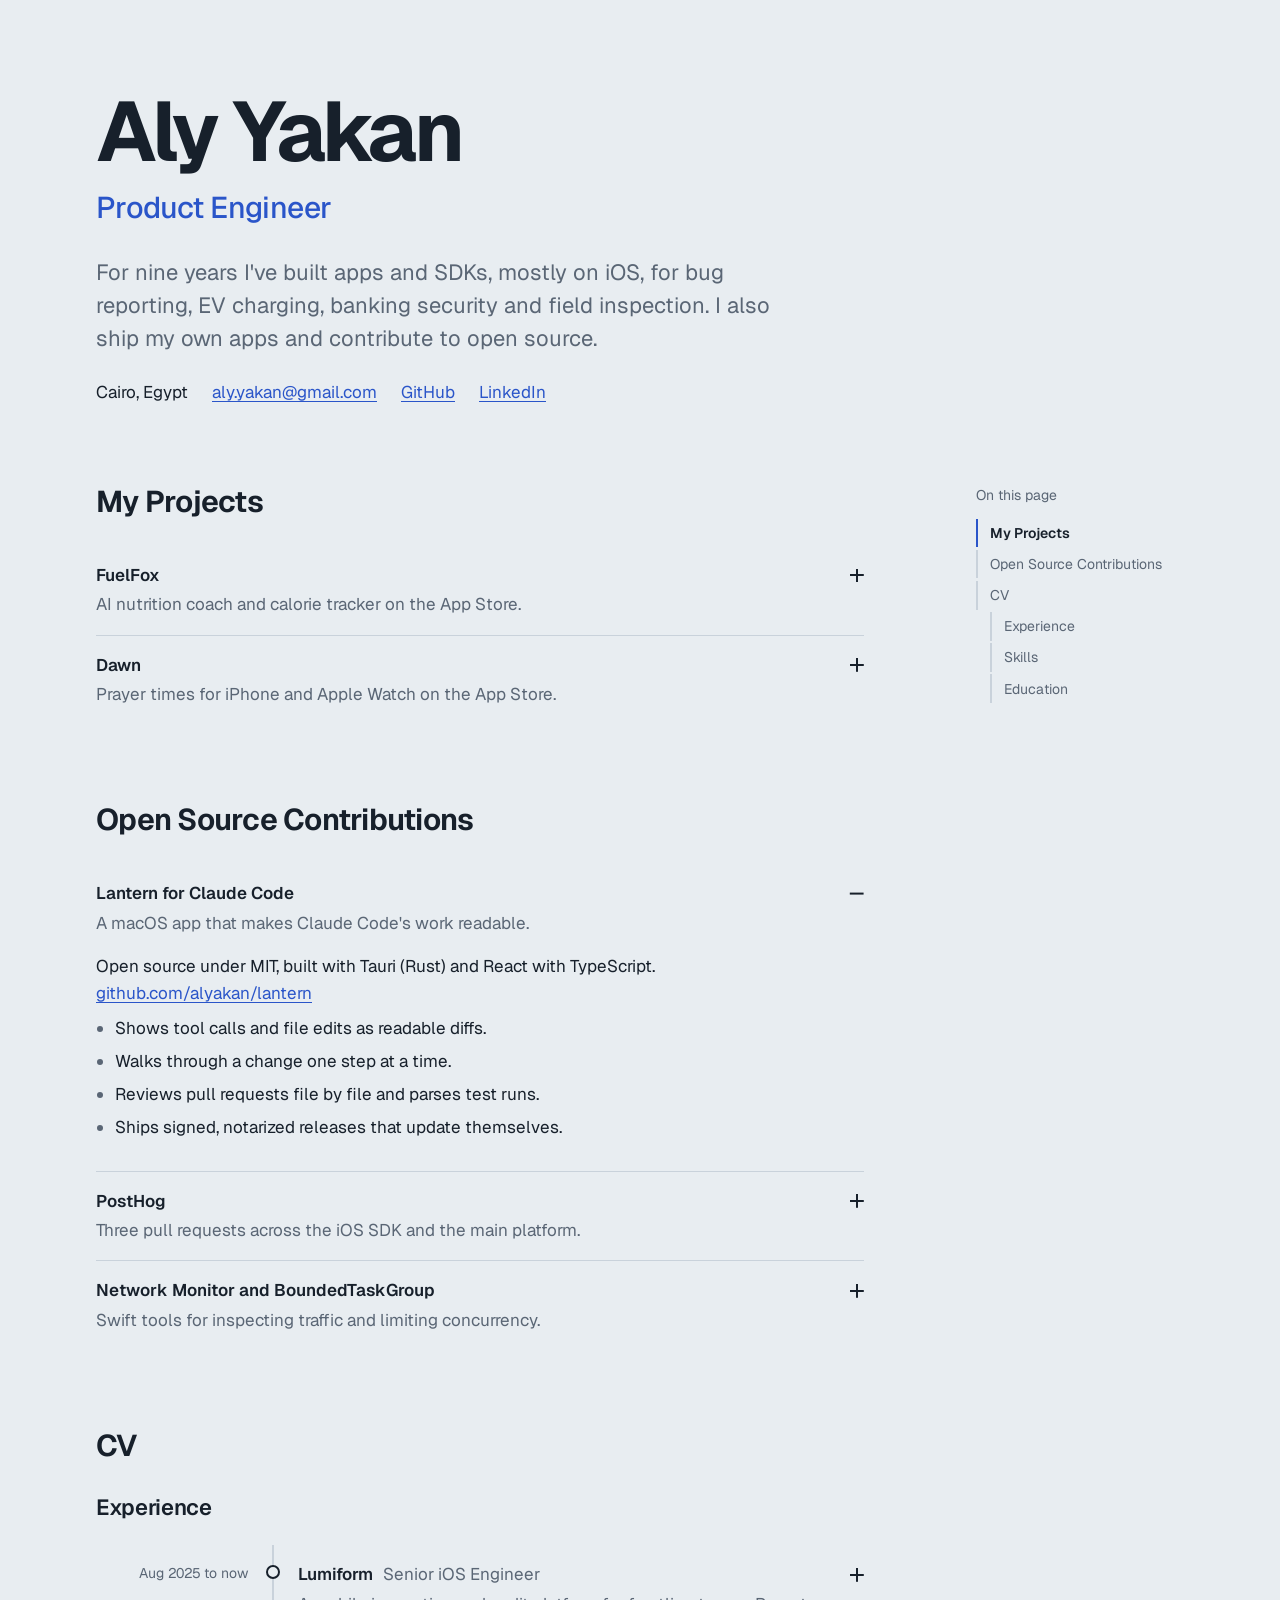
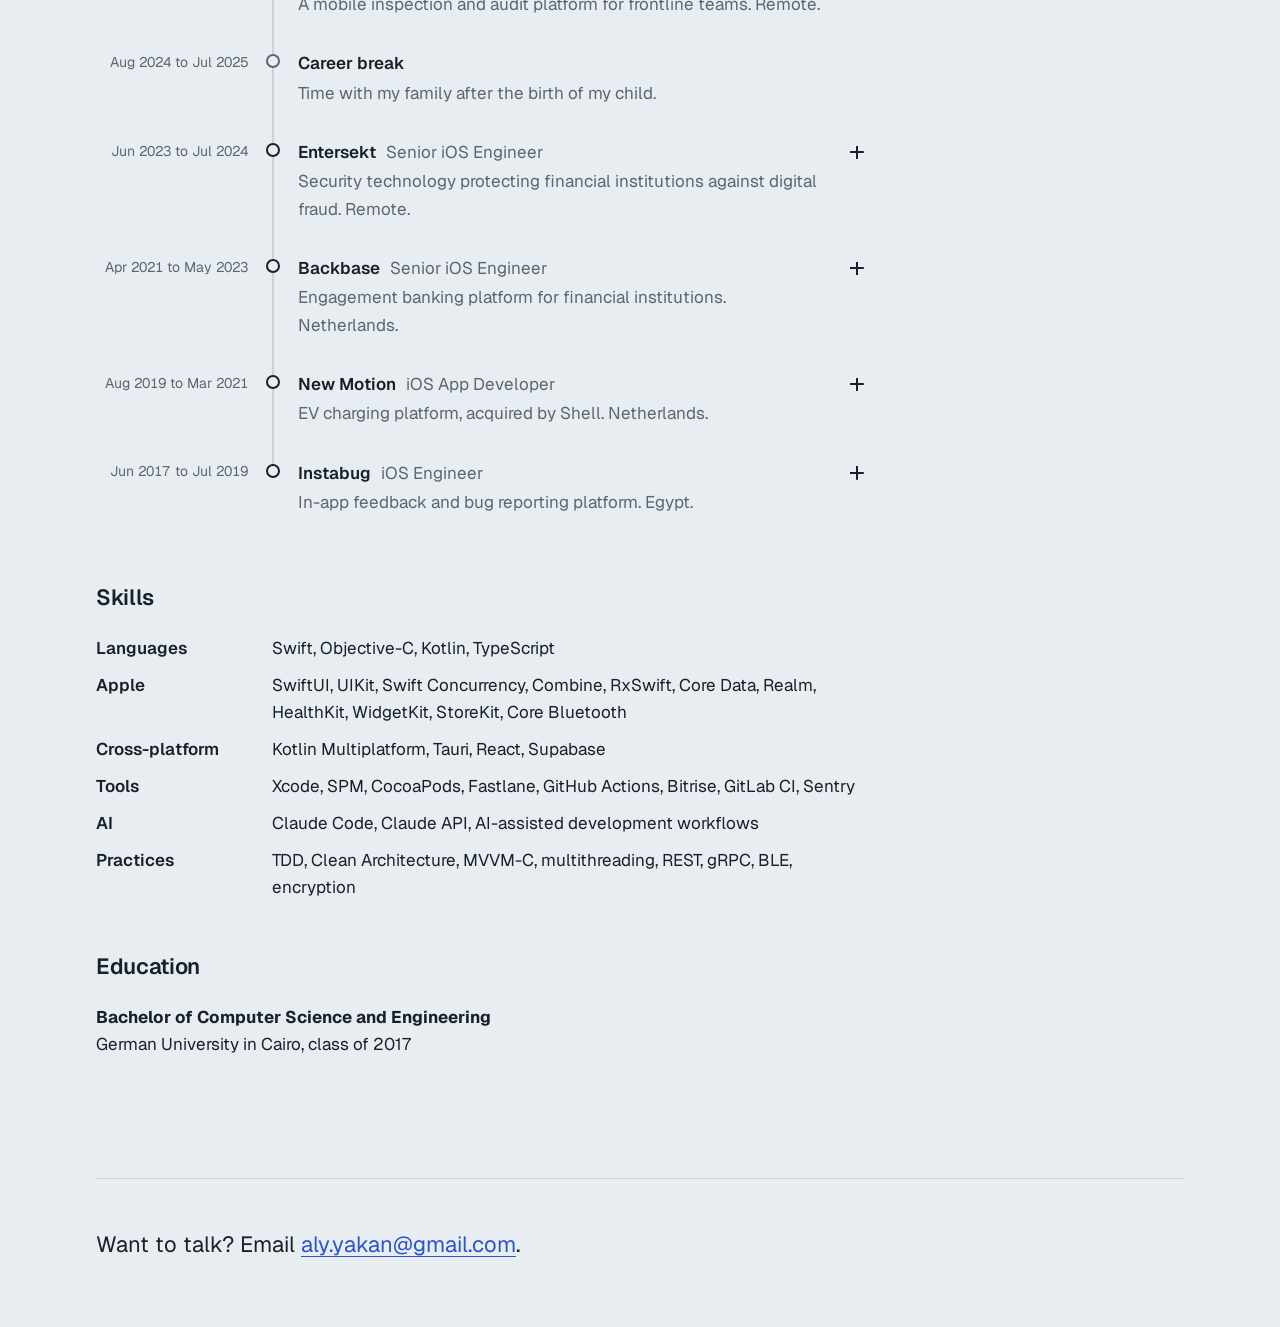
<file: index.html>
<!doctype html>
<html lang="en">
<head>
  <meta charset="utf-8">
  <meta name="viewport" content="width=device-width, initial-scale=1">
  <title>Aly Yakan, Product Engineer</title>
  <meta name="description" content="Aly Yakan builds iOS apps and SDKs. Projects, open source contributions and CV.">
  <link rel="preconnect" href="https://fonts.googleapis.com">
  <link rel="preconnect" href="https://fonts.gstatic.com" crossorigin>
  <link href="https://fonts.googleapis.com/css2?family=Geist:wght@400..700&family=Geist+Mono:wght@400;500&display=swap" rel="stylesheet">
  <link rel="stylesheet" href="assets/style.css">
</head>
<body>
  <a class="skip" href="#main">Skip to content</a>

  <header class="masthead">
    <h1>Aly Yakan</h1>
    <p class="job-title">Product Engineer</p>
    <p class="lede">For nine years I've built apps and SDKs, mostly on iOS, for bug reporting, EV charging, banking security and field inspection. I also ship my own apps and contribute to open source.</p>
    <ul class="contact">
      <li>Cairo, Egypt</li>
      <li><a href="mailto:aly.yakan@gmail.com">aly.yakan@gmail.com</a></li>
      <li><a href="https://github.com/alyakan">GitHub</a></li>
      <li><a href="https://www.linkedin.com/in/aly-yakan-729139123/">LinkedIn</a></li>
    </ul>
  </header>

  <div class="layout">
    <main id="main">
      <section id="projects" aria-labelledby="projects-title">
        <h2 id="projects-title">My Projects</h2>

        <details class="entry">
          <summary>
            <span class="title">FuelFox</span>
            <span class="gist">AI nutrition coach and calorie tracker on the App Store.</span>
          </summary>
          <div class="body">
            <p>FuelFox logs meals from a photo or a sentence and coaches you toward your goals. The core is shared Kotlin Multiplatform code under a native SwiftUI app.</p>
            <ul>
              <li>Claude-powered meal logging and coaching.</li>
              <li>HealthKit integration for activity and body measurements.</li>
              <li>Supabase backend and RevenueCat subscriptions.</li>
            </ul>
            <p><a href="https://apps.apple.com/us/app/fuelfox-ai-calorie-tracker/id6765678446">FuelFox on the App Store</a></p>
          </div>
        </details>

        <details class="entry">
          <summary>
            <span class="title">Dawn</span>
            <span class="gist">Prayer times for iPhone and Apple Watch on the App Store.</span>
          </summary>
          <div class="body">
            <ul>
              <li>Times are calculated offline on the device, with no account or server.</li>
              <li>Widgets on iPhone and complications on Apple Watch.</li>
              <li>Full Arabic support.</li>
            </ul>
            <p><a href="https://apps.apple.com/us/app/dawn-prayer-times-qibla/id6805250555">Dawn on the App Store</a></p>
          </div>
        </details>
      </section>

      <section id="open-source" aria-labelledby="open-source-title">
        <h2 id="open-source-title">Open Source Contributions</h2>

        <details class="entry" open>
          <summary>
            <span class="title">Lantern for Claude Code</span>
            <span class="gist">A macOS app that makes Claude Code's work readable.</span>
          </summary>
          <div class="body">
            <p>Open source under MIT, built with Tauri (Rust) and React with TypeScript. <a href="https://github.com/alyakan/lantern">github.com/alyakan/lantern</a></p>
            <ul>
              <li>Shows tool calls and file edits as readable diffs.</li>
              <li>Walks through a change one step at a time.</li>
              <li>Reviews pull requests file by file and parses test runs.</li>
              <li>Ships signed, notarized releases that update themselves.</li>
            </ul>
          </div>
        </details>

        <details class="entry">
          <summary>
            <span class="title">PostHog</span>
            <span class="gist">Three pull requests across the iOS SDK and the main platform.</span>
          </summary>
          <div class="body">
            <article class="pr">
              <h4><a href="https://github.com/PostHog/posthog/pull/112937">Device marketing names</a> <span class="status">In review</span></h4>
              <p>A data pipeline transformation that turns Apple model identifiers like <code>iPhone15,2</code> into the names people recognise, sourced from Xcode's device database. Simulators are only labelled when the SDK says so, because native Mac apps report the same CPU architecture. Covered by unit tests and nine end-to-end cases.</p>

              <figure class="demo">
                <form class="event" id="demo" autocomplete="off">
                  <p class="event-head">Incoming event</p>
                  <label class="row" for="model">
                    <span class="key">$device_model</span>
                    <input id="model" name="model" class="value" value="iPhone15,2" spellcheck="false" list="examples">
                  </label>
                  <datalist id="examples">
                    <option value="iPhone18,4">
                    <option value="iPhone17,5">
                    <option value="iPhone12,8">
                    <option value="iPad13,18">
                    <option value="arm64">
                  </datalist>
                  <label class="row" for="emulator">
                    <span class="key">$is_emulator</span>
                    <span class="toggle">
                      <input id="emulator" name="emulator" type="checkbox">
                      <span class="toggle-value" id="emulator-value">false</span>
                    </span>
                  </label>
                  <p class="event-head after">After the transformation</p>
                  <p class="row" aria-live="polite">
                    <span class="key">$device_marketing_name</span>
                    <output id="name" for="model emulator" class="value"></output>
                  </p>
                </form>
                <figcaption>The transformation's lookup, running in your browser. Try another identifier, or <code>arm64</code> with and without the emulator flag.</figcaption>
              </figure>
            </article>

            <article class="pr">
              <h4><a href="https://github.com/PostHog/posthog-ios/pull/872"><code>disableGeoIp</code> for the iOS SDK</a> <span class="status">Merged</span></h4>
              <p>Lets apps opt out of IP-based location on both events and feature flags, matching PostHog's other SDKs.</p>
            </article>

            <article class="pr">
              <h4><a href="https://github.com/PostHog/posthog-ios/pull/881">Deep link test isolation</a> <span class="status">Merged</span></h4>
              <p>Flaky deep link tests were failing iOS SDK CI across the repo. Each test now gets its own event storage, so one test's events can't leak into another's assertions.</p>
            </article>

            <p><a href="https://github.com/pulls?q=is%3Apr+author%3Aalyakan+org%3APostHog">All my pull requests to PostHog</a></p>
          </div>
        </details>

        <details class="entry">
          <summary>
            <span class="title">Network Monitor and BoundedTaskGroup</span>
            <span class="gist">Swift tools for inspecting traffic and limiting concurrency.</span>
          </summary>
          <div class="body">
            <ul>
              <li><strong>Network Monitor</strong> is a SwiftNIO proxy for inspecting HTTPS traffic from mobile apps.</li>
              <li><strong>BoundedTaskGroup</strong> is a Swift package for task groups with a concurrency limit. It runs in production at Lumiform.</li>
            </ul>
            <p><a href="https://github.com/alyakan">github.com/alyakan</a></p>
          </div>
        </details>
      </section>

      <section id="cv" aria-labelledby="cv-title">
        <h2 id="cv-title">CV</h2>

        <h3 id="experience">Experience</h3>
        <ol class="timeline">
          <li>
            <p class="when"><time>Aug 2025</time> to now</p>
            <details class="entry">
              <summary>
                <span class="title">Lumiform <span class="role">Senior iOS Engineer</span></span>
                <span class="gist">A mobile inspection and audit platform for frontline teams. Remote.</span>
              </summary>
              <div class="body">
                <ul>
                  <li>Led the team's move to TDD, raising test coverage of the <strong>~140K-line</strong> iOS codebase from <strong>under 1% to over 35%</strong>.</li>
                  <li>Shipped <strong>12+ iOS features</strong>, including the iOS side of <strong>four AI features</strong> (image description, image validation, item counting, writing suggestions), password reset, file proof for actions and prefilled inspection links.</li>
                  <li>Replaced Alamofire with an async/await URLSession networking layer and rebuilt authentication and SSO on top of it.</li>
                  <li>Rebuilt the inspection upload pipeline with background uploads, bounded concurrency and adaptive compression, <strong>eliminating failed image uploads</strong>.</li>
                  <li>Rebuilt photo import on ImageIO instead of UIKit redraws, targeting black photos in reports (<strong>~980 reports from 98 users a month</strong>) and a crash when picking library photos.</li>
                  <li>Moved photos out of the Realm database into files and added compaction on launch, shrinking a <strong>1.1 GB</strong> database to <strong>1 MB</strong> in testing and cutting peak memory with 100+ photos by <strong>73%</strong> (<strong>452 MB → 120 MB</strong>).</li>
                  <li>Fixed <strong>50+ bugs</strong> (<strong>15</strong> reported by customers), including a <strong>600 MB memory leak</strong> (now a flat <strong>~110 MB</strong>) and the top WebKit crash on older iPads.</li>
                  <li>Drove the SwiftUI redesign and iOS 26 adoption, and automated App Store releases with Fastlane, GitHub Actions and Claude Code.</li>
                  <li>Merged <strong>130+ PRs</strong>, reviewed <strong>160+</strong>, and wrote the team's AI-assisted development conventions.</li>
                </ul>
              </div>
            </details>
          </li>
          <li>
            <p class="when"><time>Aug 2024</time> to <time>Jul 2025</time></p>
            <div class="entry plain">
              <span class="title">Career break</span>
              <span class="gist">Time with my family after the birth of my child.</span>
            </div>
          </li>
          <li>
            <p class="when"><time>Jun 2023</time> to <time>Jul 2024</time></p>
            <details class="entry">
              <summary>
                <span class="title">Entersekt <span class="role">Senior iOS Engineer</span></span>
                <span class="gist">Security technology protecting financial institutions against digital fraud. Remote.</span>
              </summary>
              <div class="body">
                <ul>
                  <li>Built a modern Swift SDK on async/await and secure WebSockets, while maintaining the legacy Objective-C SDK and cross-platform wrappers.</li>
                  <li>Developed a risk signal collection SDK to improve fraud detection, and hardened SDKs with iXGuard.</li>
                  <li>Owned releases of the Transakt authenticator app and mentored junior developers.</li>
                </ul>
              </div>
            </details>
          </li>
          <li>
            <p class="when"><time>Apr 2021</time> to <time>May 2023</time></p>
            <details class="entry">
              <summary>
                <span class="title">Backbase <span class="role">Senior iOS Engineer</span></span>
                <span class="gist">Engagement banking platform for financial institutions. Netherlands.</span>
              </summary>
              <div class="body">
                <ul>
                  <li>Maintained the Core SDK that <strong>every Backbase client</strong> relies on, and helped split it from a monolithic Objective-C library into modular Swift frameworks.</li>
                  <li>Built core banking libraries and a Mobile Design System adopted by <strong>about 90% of clients</strong>.</li>
                  <li>Moved CI from Jenkins to Bitrise and aligned with Android on cross-platform behaviour.</li>
                </ul>
              </div>
            </details>
          </li>
          <li>
            <p class="when"><time>Aug 2019</time> to <time>Mar 2021</time></p>
            <details class="entry">
              <summary>
                <span class="title">New Motion <span class="role">iOS App Developer</span></span>
                <span class="gist">EV charging platform, acquired by Shell. Netherlands.</span>
              </summary>
              <div class="body">
                <ul>
                  <li>Led the EV Charging iOS app, giving drivers access to <strong>180K+ charge points</strong> across Europe.</li>
                  <li>Built mapping and payment features, and new charging apps using BLE and Wi-Fi.</li>
                </ul>
              </div>
            </details>
          </li>
          <li>
            <p class="when"><time>Jun 2017</time> to <time>Jul 2019</time></p>
            <details class="entry">
              <summary>
                <span class="title">Instabug <span class="role">iOS Engineer</span></span>
                <span class="gist">In-app feedback and bug reporting platform. Egypt.</span>
              </summary>
              <div class="body">
                <ul>
                  <li>Built and launched the Feature Requests and In-App Surveys products, the latter on Product Hunt.</li>
                  <li>Improved the stability of the Instabug iOS SDK, reducing crash rates across iOS versions in an SDK that handled <strong>millions of sessions a month</strong> and <strong>over 1 billion</strong> in total.</li>
                  <li>Built a multithreading module for API testing to catch thread-safety issues.</li>
                </ul>
              </div>
            </details>
          </li>
        </ol>

        <h3 id="skills">Skills</h3>
        <dl class="skills">
          <dt>Languages</dt><dd>Swift, Objective-C, Kotlin, TypeScript</dd>
          <dt>Apple</dt><dd>SwiftUI, UIKit, Swift Concurrency, Combine, RxSwift, Core Data, Realm, HealthKit, WidgetKit, StoreKit, Core Bluetooth</dd>
          <dt>Cross-platform</dt><dd>Kotlin Multiplatform, Tauri, React, Supabase</dd>
          <dt>Tools</dt><dd>Xcode, SPM, CocoaPods, Fastlane, GitHub Actions, Bitrise, GitLab CI, Sentry</dd>
          <dt>AI</dt><dd>Claude Code, Claude API, AI-assisted development workflows</dd>
          <dt>Practices</dt><dd>TDD, Clean Architecture, MVVM-C, multithreading, REST, gRPC, BLE, encryption</dd>
        </dl>

        <h3 id="education">Education</h3>
        <p class="education"><strong>Bachelor of Computer Science and Engineering</strong><br>German University in Cairo, class of 2017</p>
      </section>
    </main>

    <nav class="toc" aria-label="On this page">
      <p class="toc-title">On this page</p>
      <ol>
        <li><a href="#projects">My Projects</a></li>
        <li><a href="#open-source">Open Source Contributions</a></li>
        <li>
          <a href="#cv">CV</a>
          <ol>
            <li><a href="#experience">Experience</a></li>
            <li><a href="#skills">Skills</a></li>
            <li><a href="#education">Education</a></li>
          </ol>
        </li>
      </ol>
    </nav>
  </div>

  <footer>
    <p>Want to talk? Email <a href="mailto:aly.yakan@gmail.com">aly.yakan@gmail.com</a>.</p>
  </footer>

  <script src="assets/device-names.js"></script>
  <script src="assets/demo.js"></script>
  <script src="assets/toc.js"></script>
</body>
</html>
</file>
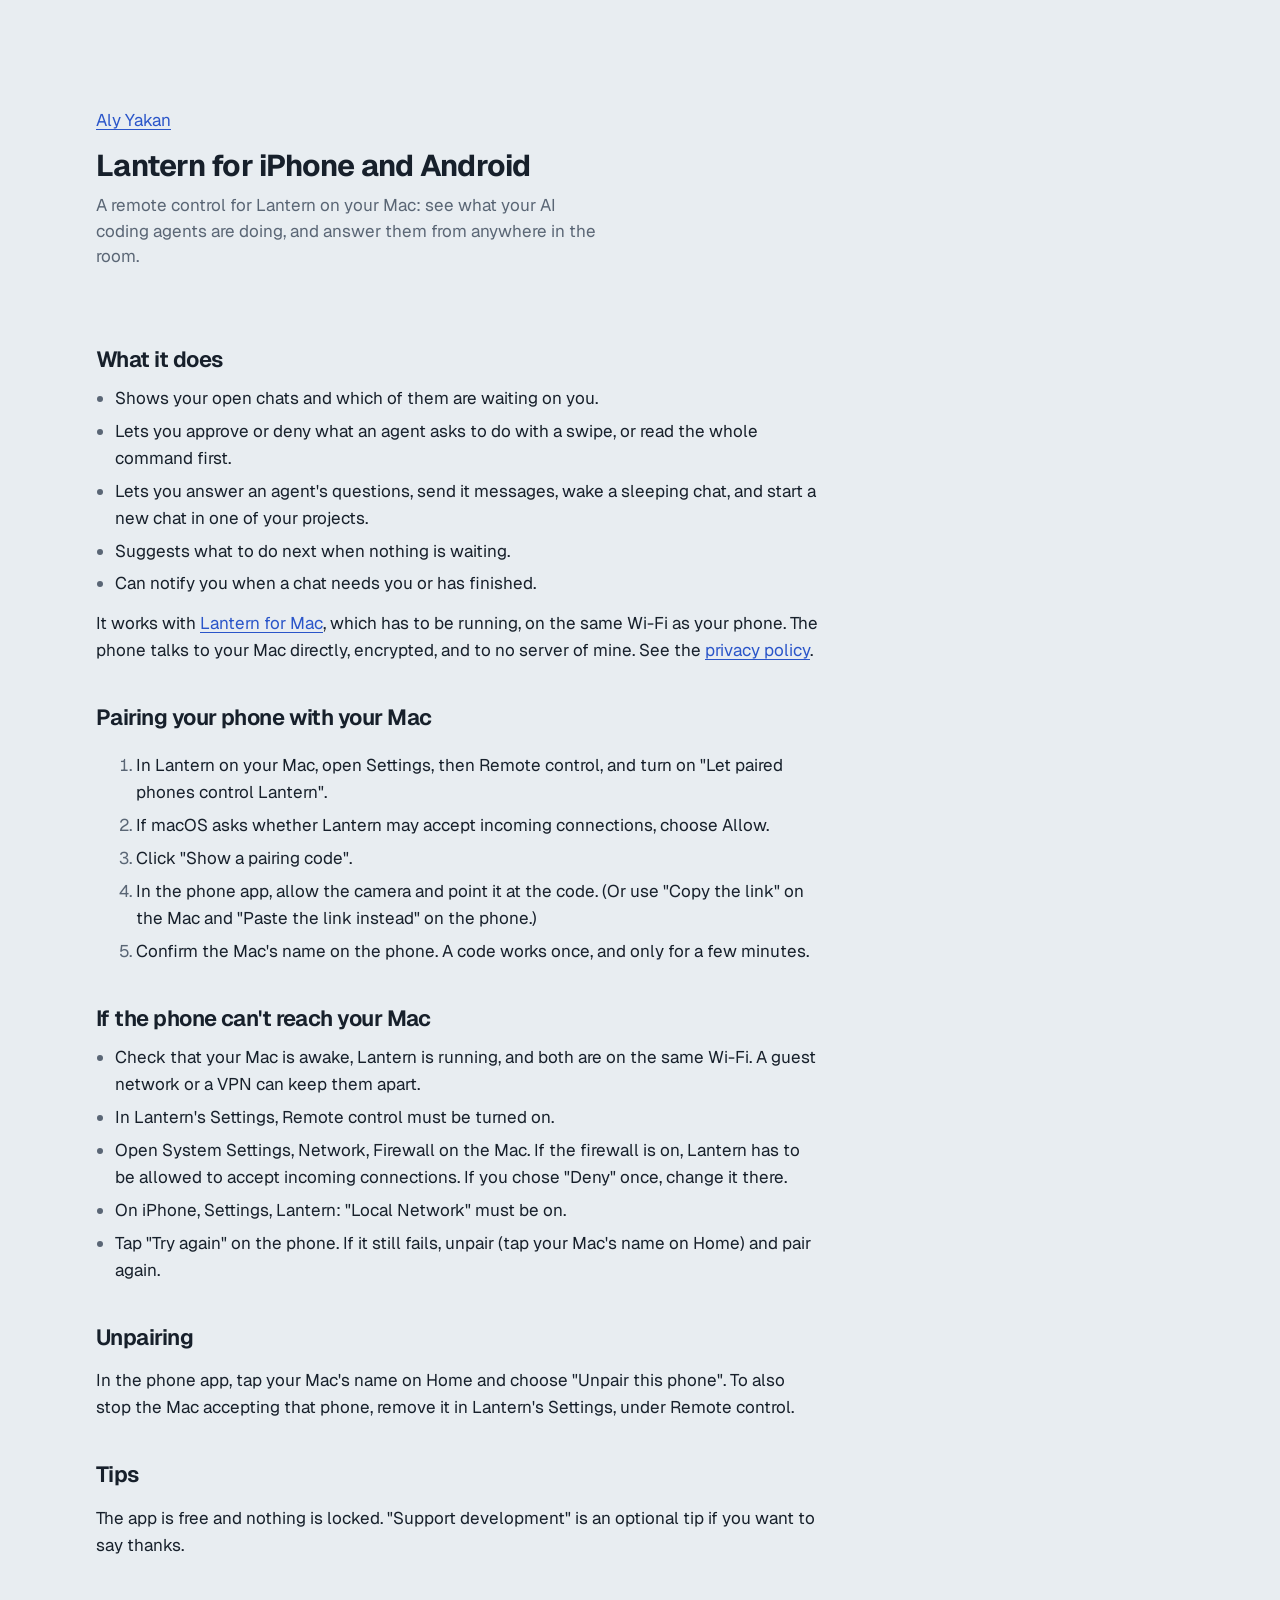
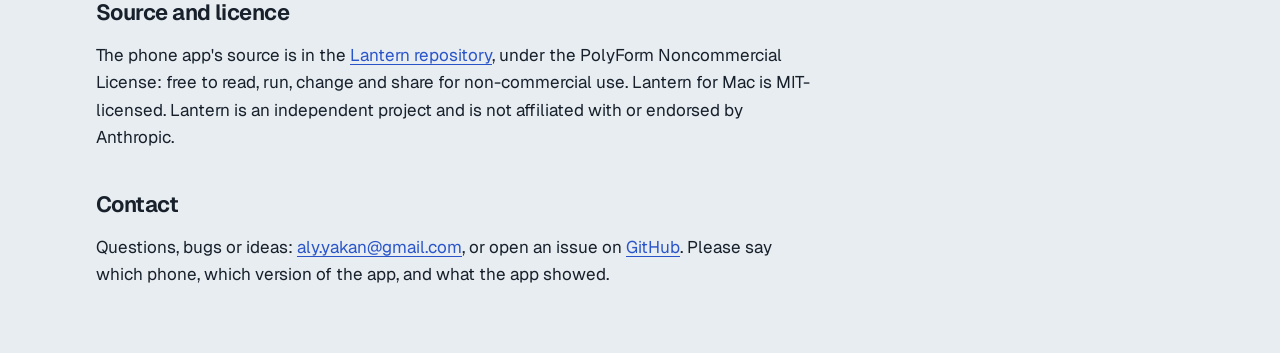
<file: lantern/index.html>
<!doctype html>
<html lang="en">
<head>
  <meta charset="utf-8">
  <meta name="viewport" content="width=device-width, initial-scale=1">
  <title>Lantern for iPhone and Android: help and support</title>
  <meta name="description" content="Help for the Lantern phone app, a remote control for Lantern on your Mac: pairing, troubleshooting and how to get in touch.">
  <link rel="preconnect" href="https://fonts.googleapis.com">
  <link rel="preconnect" href="https://fonts.gstatic.com" crossorigin>
  <link href="https://fonts.googleapis.com/css2?family=Geist:wght@400..700&family=Geist+Mono:wght@400;500&display=swap" rel="stylesheet">
  <link rel="stylesheet" href="../assets/style.css">
  <style>
    .doc h1 { font-size: var(--s2); letter-spacing: -0.025em; }
    .doc .lede { font-size: var(--s0); margin: 0.75rem 0 0; }
    .doc .body { padding-bottom: 4rem; }
    .doc h2 { font-size: var(--s1); margin: 2.25rem 0 0.25rem; }
  </style>
</head>
<body class="doc">
  <a class="skip" href="#main">Skip to content</a>

  <header class="masthead">
    <p><a href="../">Aly Yakan</a></p>
    <h1>Lantern for iPhone and Android</h1>
    <p class="lede">A remote control for Lantern on your Mac: see what your AI coding agents are doing, and answer them from anywhere in the room.</p>
  </header>

  <main id="main" class="layout">
    <div class="body">
      <h2>What it does</h2>
      <ul>
        <li>Shows your open chats and which of them are waiting on you.</li>
        <li>Lets you approve or deny what an agent asks to do with a swipe, or read the whole command first.</li>
        <li>Lets you answer an agent's questions, send it messages, wake a sleeping chat, and start a new chat in one of your projects.</li>
        <li>Suggests what to do next when nothing is waiting.</li>
        <li>Can notify you when a chat needs you or has finished.</li>
      </ul>
      <p>It works with <a href="https://github.com/alyakan/lantern">Lantern for Mac</a>, which has to be running, on the same Wi-Fi as your phone. The phone talks to your Mac directly, encrypted, and to no server of mine. See the <a href="privacy.html">privacy policy</a>.</p>

      <h2>Pairing your phone with your Mac</h2>
      <ol>
        <li>In Lantern on your Mac, open Settings, then Remote control, and turn on "Let paired phones control Lantern".</li>
        <li>If macOS asks whether Lantern may accept incoming connections, choose Allow.</li>
        <li>Click "Show a pairing code".</li>
        <li>In the phone app, allow the camera and point it at the code. (Or use "Copy the link" on the Mac and "Paste the link instead" on the phone.)</li>
        <li>Confirm the Mac's name on the phone. A code works once, and only for a few minutes.</li>
      </ol>

      <h2>If the phone can't reach your Mac</h2>
      <ul>
        <li>Check that your Mac is awake, Lantern is running, and both are on the same Wi-Fi. A guest network or a VPN can keep them apart.</li>
        <li>In Lantern's Settings, Remote control must be turned on.</li>
        <li>Open System Settings, Network, Firewall on the Mac. If the firewall is on, Lantern has to be allowed to accept incoming connections. If you chose "Deny" once, change it there.</li>
        <li>On iPhone, Settings, Lantern: "Local Network" must be on.</li>
        <li>Tap "Try again" on the phone. If it still fails, unpair (tap your Mac's name on Home) and pair again.</li>
      </ul>

      <h2>Unpairing</h2>
      <p>In the phone app, tap your Mac's name on Home and choose "Unpair this phone". To also stop the Mac accepting that phone, remove it in Lantern's Settings, under Remote control.</p>

      <h2>Tips</h2>
      <p>The app is free and nothing is locked. "Support development" is an optional tip if you want to say thanks.</p>

      <h2>Source and licence</h2>
      <p>The phone app's source is in the <a href="https://github.com/alyakan/lantern/tree/main/mobile">Lantern repository</a>, under the PolyForm Noncommercial License: free to read, run, change and share for non-commercial use. Lantern for Mac is MIT-licensed. Lantern is an independent project and is not affiliated with or endorsed by Anthropic.</p>

      <h2>Contact</h2>
      <p>Questions, bugs or ideas: <a href="mailto:aly.yakan@gmail.com">aly.yakan@gmail.com</a>, or open an issue on <a href="https://github.com/alyakan/lantern/issues">GitHub</a>. Please say which phone, which version of the app, and what the app showed.</p>
    </div>
  </main>
</body>
</html>
</file>
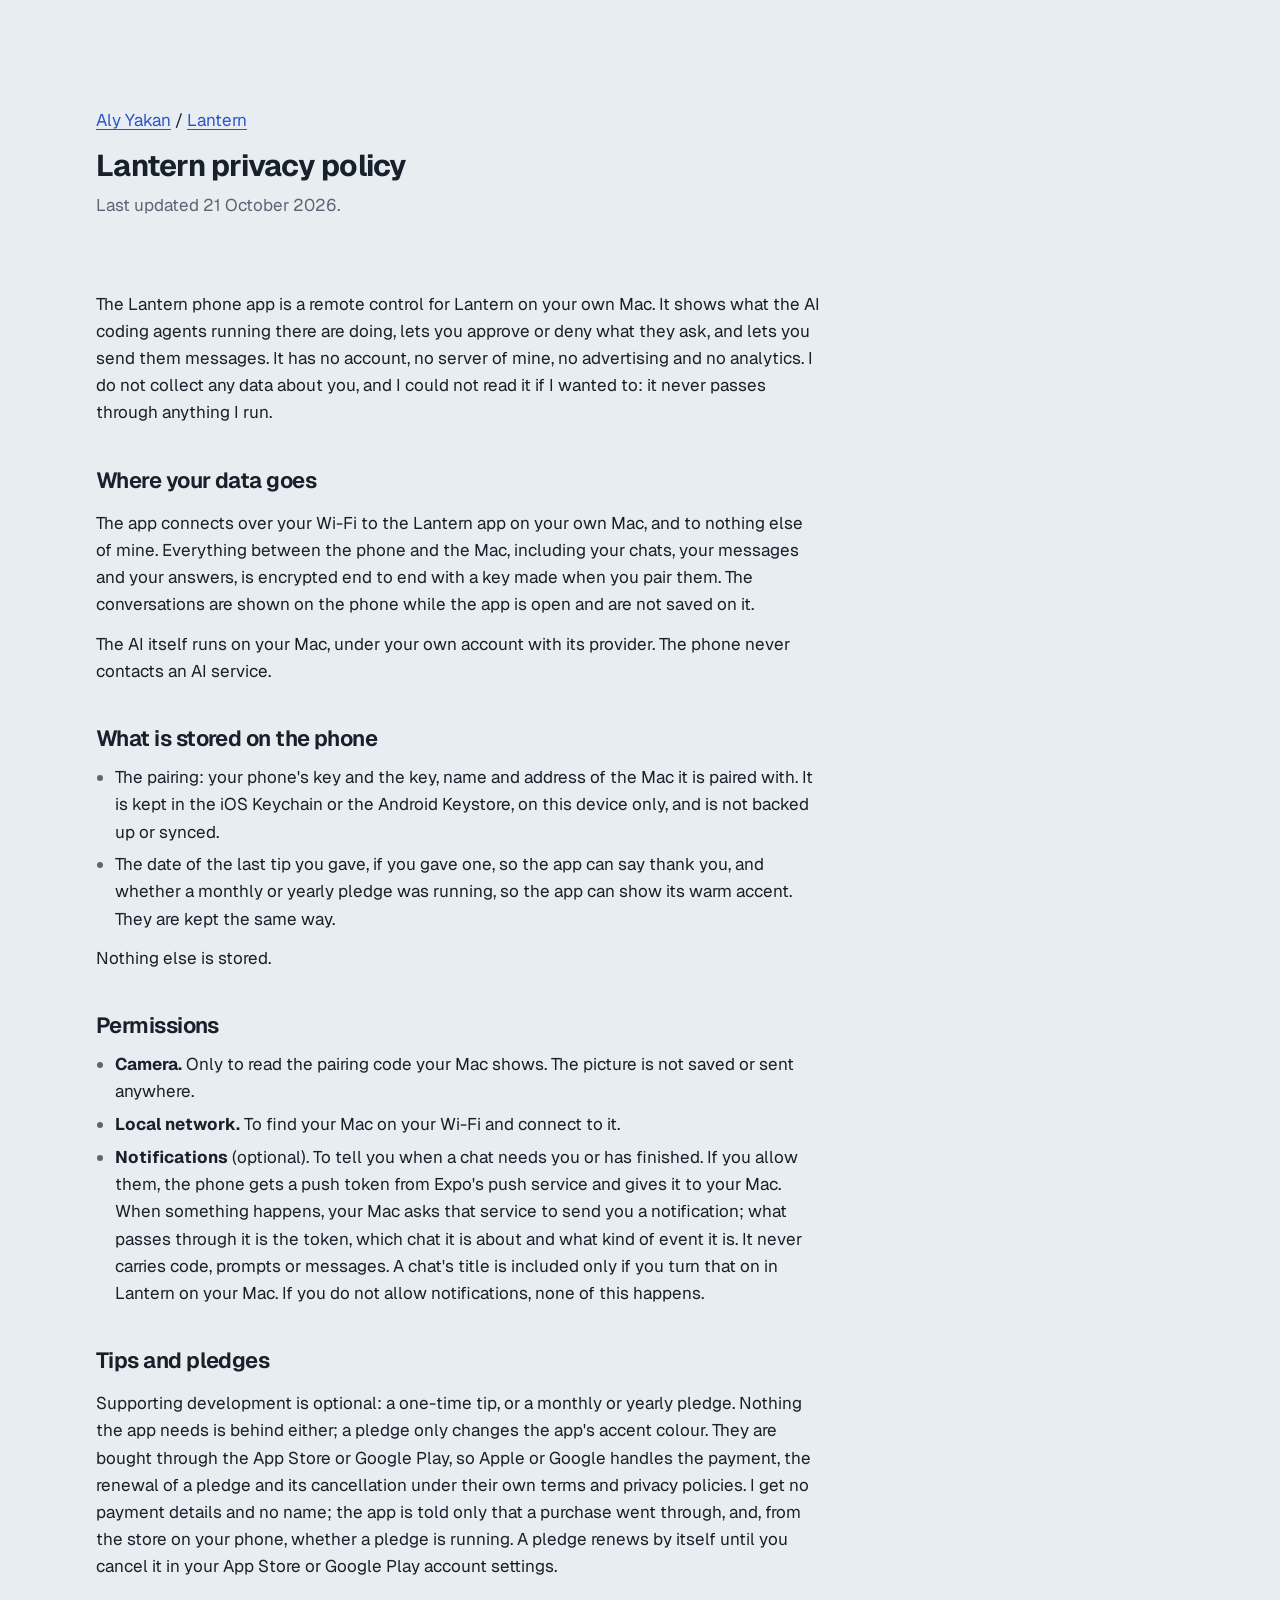
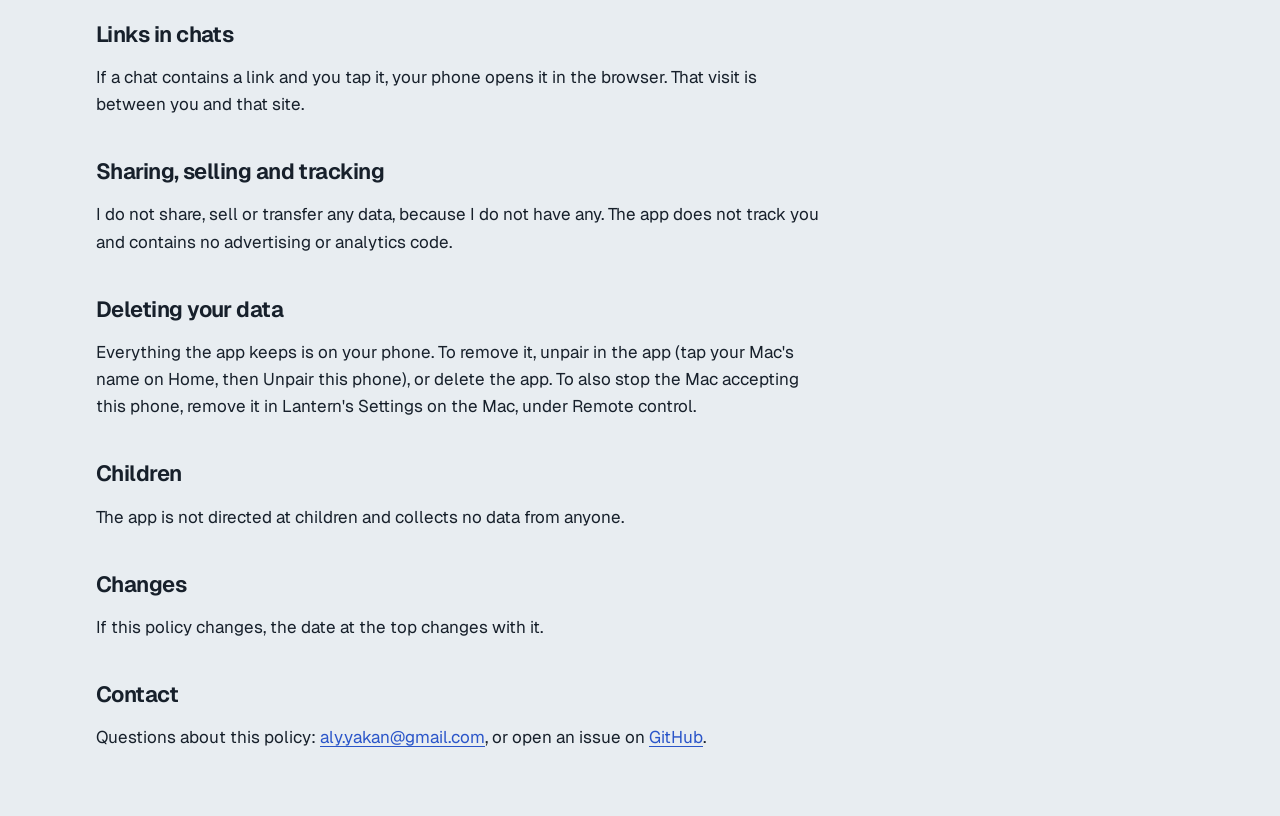
<file: lantern/privacy.html>
<!doctype html>
<html lang="en">
<head>
  <meta charset="utf-8">
  <meta name="viewport" content="width=device-width, initial-scale=1">
  <title>Lantern privacy policy</title>
  <meta name="description" content="Privacy policy for the Lantern phone app: no account, no analytics, no tracking. It talks to your own Mac and nothing else.">
  <link rel="preconnect" href="https://fonts.googleapis.com">
  <link rel="preconnect" href="https://fonts.gstatic.com" crossorigin>
  <link href="https://fonts.googleapis.com/css2?family=Geist:wght@400..700&family=Geist+Mono:wght@400;500&display=swap" rel="stylesheet">
  <link rel="stylesheet" href="../assets/style.css">
  <style>
    .doc h1 { font-size: var(--s2); letter-spacing: -0.025em; }
    .doc .lede { font-size: var(--s0); margin: 0.75rem 0 0; }
    .doc .body { padding-bottom: 4rem; }
    .doc h2 { font-size: var(--s1); margin: 2.25rem 0 0.25rem; }
  </style>
</head>
<body class="doc">
  <a class="skip" href="#main">Skip to content</a>

  <header class="masthead">
    <p><a href="../">Aly Yakan</a> / <a href="./">Lantern</a></p>
    <h1>Lantern privacy policy</h1>
    <p class="lede">Last updated 21 October 2026.</p>
  </header>

  <main id="main" class="layout">
    <div class="body">
      <p>The Lantern phone app is a remote control for Lantern on your own Mac. It shows what the AI coding agents running there are doing, lets you approve or deny what they ask, and lets you send them messages. It has no account, no server of mine, no advertising and no analytics. I do not collect any data about you, and I could not read it if I wanted to: it never passes through anything I run.</p>

      <h2>Where your data goes</h2>
      <p>The app connects over your Wi-Fi to the Lantern app on your own Mac, and to nothing else of mine. Everything between the phone and the Mac, including your chats, your messages and your answers, is encrypted end to end with a key made when you pair them. The conversations are shown on the phone while the app is open and are not saved on it.</p>
      <p>The AI itself runs on your Mac, under your own account with its provider. The phone never contacts an AI service.</p>

      <h2>What is stored on the phone</h2>
      <ul>
        <li>The pairing: your phone's key and the key, name and address of the Mac it is paired with. It is kept in the iOS Keychain or the Android Keystore, on this device only, and is not backed up or synced.</li>
        <li>The date of the last tip you gave, if you gave one, so the app can say thank you, and whether a monthly or yearly pledge was running, so the app can show its warm accent. They are kept the same way.</li>
      </ul>
      <p>Nothing else is stored.</p>

      <h2>Permissions</h2>
      <ul>
        <li><strong>Camera.</strong> Only to read the pairing code your Mac shows. The picture is not saved or sent anywhere.</li>
        <li><strong>Local network.</strong> To find your Mac on your Wi-Fi and connect to it.</li>
        <li><strong>Notifications</strong> (optional). To tell you when a chat needs you or has finished. If you allow them, the phone gets a push token from Expo's push service and gives it to your Mac. When something happens, your Mac asks that service to send you a notification; what passes through it is the token, which chat it is about and what kind of event it is. It never carries code, prompts or messages. A chat's title is included only if you turn that on in Lantern on your Mac. If you do not allow notifications, none of this happens.</li>
      </ul>

      <h2>Tips and pledges</h2>
      <p>Supporting development is optional: a one-time tip, or a monthly or yearly pledge. Nothing the app needs is behind either; a pledge only changes the app's accent colour. They are bought through the App Store or Google Play, so Apple or Google handles the payment, the renewal of a pledge and its cancellation under their own terms and privacy policies. I get no payment details and no name; the app is told only that a purchase went through, and, from the store on your phone, whether a pledge is running. A pledge renews by itself until you cancel it in your App Store or Google Play account settings.</p>

      <h2>Links in chats</h2>
      <p>If a chat contains a link and you tap it, your phone opens it in the browser. That visit is between you and that site.</p>

      <h2>Sharing, selling and tracking</h2>
      <p>I do not share, sell or transfer any data, because I do not have any. The app does not track you and contains no advertising or analytics code.</p>

      <h2>Deleting your data</h2>
      <p>Everything the app keeps is on your phone. To remove it, unpair in the app (tap your Mac's name on Home, then Unpair this phone), or delete the app. To also stop the Mac accepting this phone, remove it in Lantern's Settings on the Mac, under Remote control.</p>

      <h2>Children</h2>
      <p>The app is not directed at children and collects no data from anyone.</p>

      <h2>Changes</h2>
      <p>If this policy changes, the date at the top changes with it.</p>

      <h2>Contact</h2>
      <p>Questions about this policy: <a href="mailto:aly.yakan@gmail.com">aly.yakan@gmail.com</a>, or open an issue on <a href="https://github.com/alyakan/lantern/issues">GitHub</a>.</p>
    </div>
  </main>
</body>
</html>
</file>
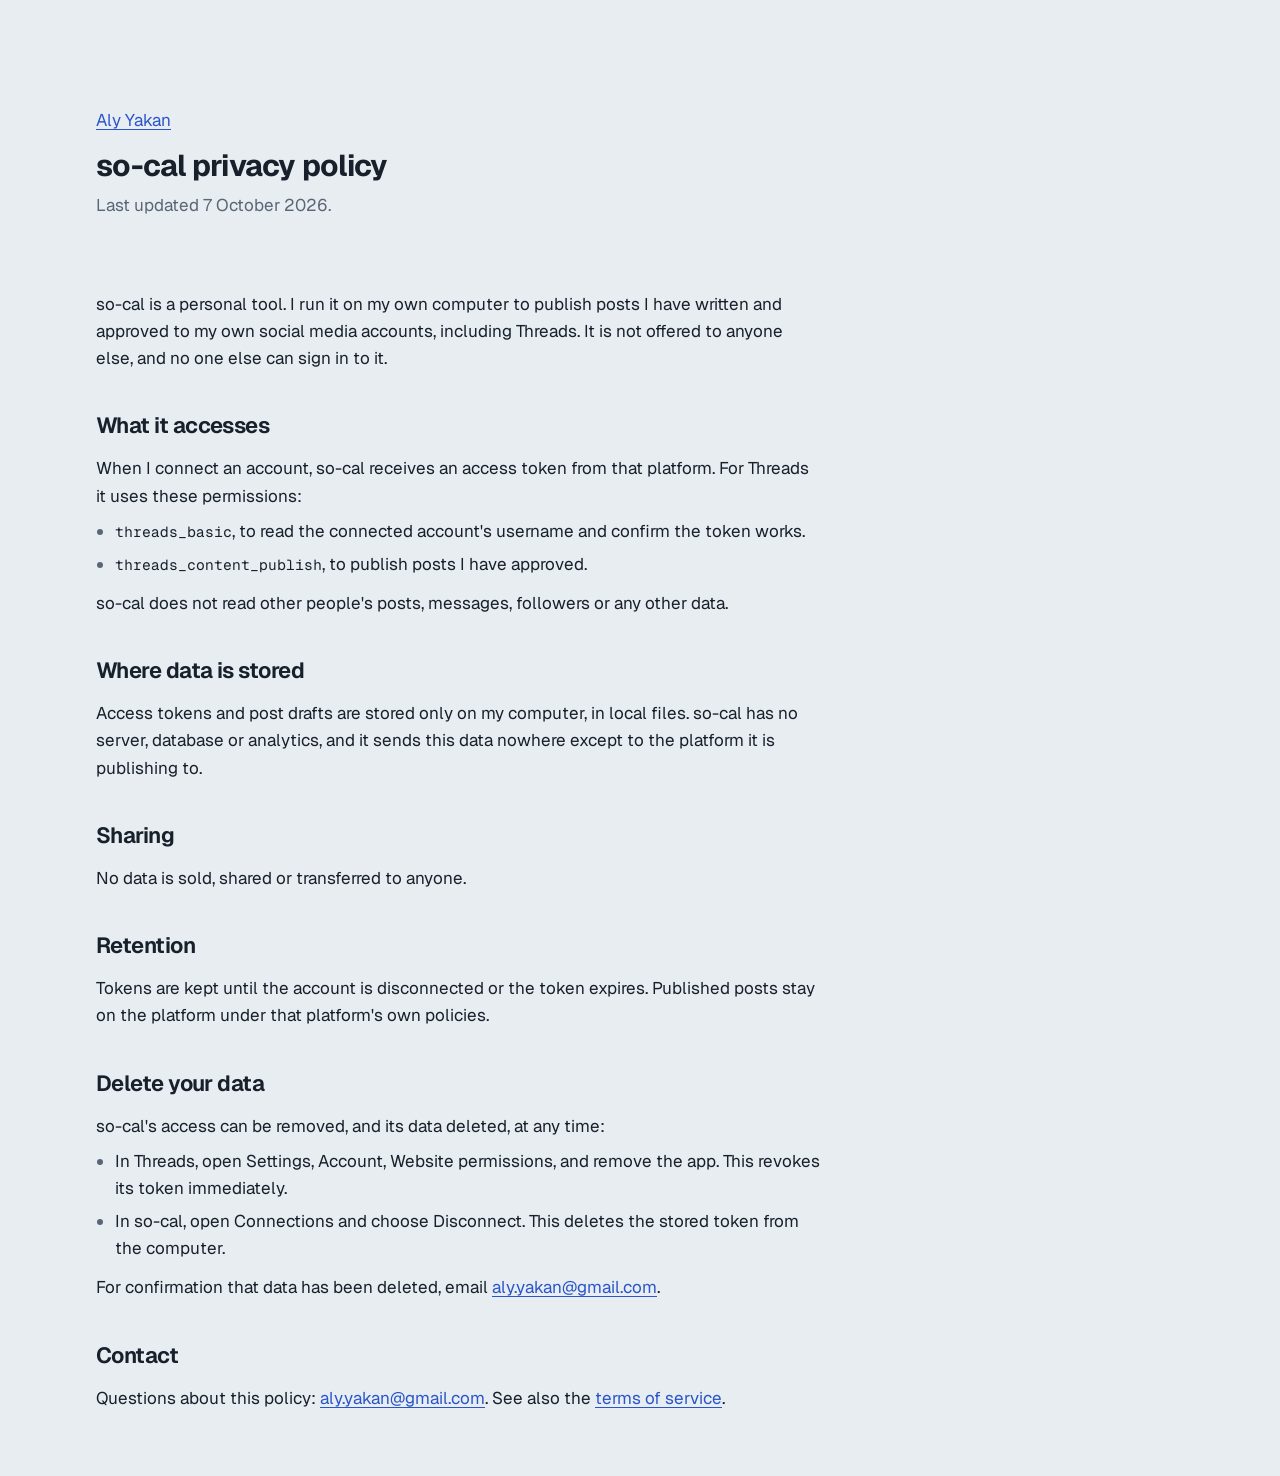
<file: so-cal/privacy.html>
<!doctype html>
<html lang="en">
<head>
  <meta charset="utf-8">
  <meta name="viewport" content="width=device-width, initial-scale=1">
  <title>so-cal privacy policy</title>
  <meta name="description" content="Privacy policy for so-cal, a personal tool I use to publish posts to my own social accounts.">
  <link rel="preconnect" href="https://fonts.googleapis.com">
  <link rel="preconnect" href="https://fonts.gstatic.com" crossorigin>
  <link href="https://fonts.googleapis.com/css2?family=Geist:wght@400..700&family=Geist+Mono:wght@400;500&display=swap" rel="stylesheet">
  <link rel="stylesheet" href="../assets/style.css">
  <style>
    .doc h1 { font-size: var(--s2); letter-spacing: -0.025em; }
    .doc .lede { font-size: var(--s0); margin: 0.75rem 0 0; }
    .doc .body { padding-bottom: 4rem; }
    .doc h2 { font-size: var(--s1); margin: 2.25rem 0 0.25rem; }
  </style>
</head>
<body class="doc">
  <a class="skip" href="#main">Skip to content</a>

  <header class="masthead">
    <p><a href="../">Aly Yakan</a></p>
    <h1>so-cal privacy policy</h1>
    <p class="lede">Last updated 7 October 2026.</p>
  </header>

  <main id="main" class="layout">
    <div class="body">
      <p>so-cal is a personal tool. I run it on my own computer to publish posts I have written and approved to my own social media accounts, including Threads. It is not offered to anyone else, and no one else can sign in to it.</p>

      <h2>What it accesses</h2>
      <p>When I connect an account, so-cal receives an access token from that platform. For Threads it uses these permissions:</p>
      <ul>
        <li><code>threads_basic</code>, to read the connected account's username and confirm the token works.</li>
        <li><code>threads_content_publish</code>, to publish posts I have approved.</li>
      </ul>
      <p>so-cal does not read other people's posts, messages, followers or any other data.</p>

      <h2>Where data is stored</h2>
      <p>Access tokens and post drafts are stored only on my computer, in local files. so-cal has no server, database or analytics, and it sends this data nowhere except to the platform it is publishing to.</p>

      <h2>Sharing</h2>
      <p>No data is sold, shared or transferred to anyone.</p>

      <h2>Retention</h2>
      <p>Tokens are kept until the account is disconnected or the token expires. Published posts stay on the platform under that platform's own policies.</p>

      <h2 id="delete-your-data">Delete your data</h2>
      <p>so-cal's access can be removed, and its data deleted, at any time:</p>
      <ul>
        <li>In Threads, open Settings, Account, Website permissions, and remove the app. This revokes its token immediately.</li>
        <li>In so-cal, open Connections and choose Disconnect. This deletes the stored token from the computer.</li>
      </ul>
      <p>For confirmation that data has been deleted, email <a href="mailto:aly.yakan@gmail.com">aly.yakan@gmail.com</a>.</p>

      <h2>Contact</h2>
      <p>Questions about this policy: <a href="mailto:aly.yakan@gmail.com">aly.yakan@gmail.com</a>. See also the <a href="terms.html">terms of service</a>.</p>
    </div>
  </main>
</body>
</html>
</file>
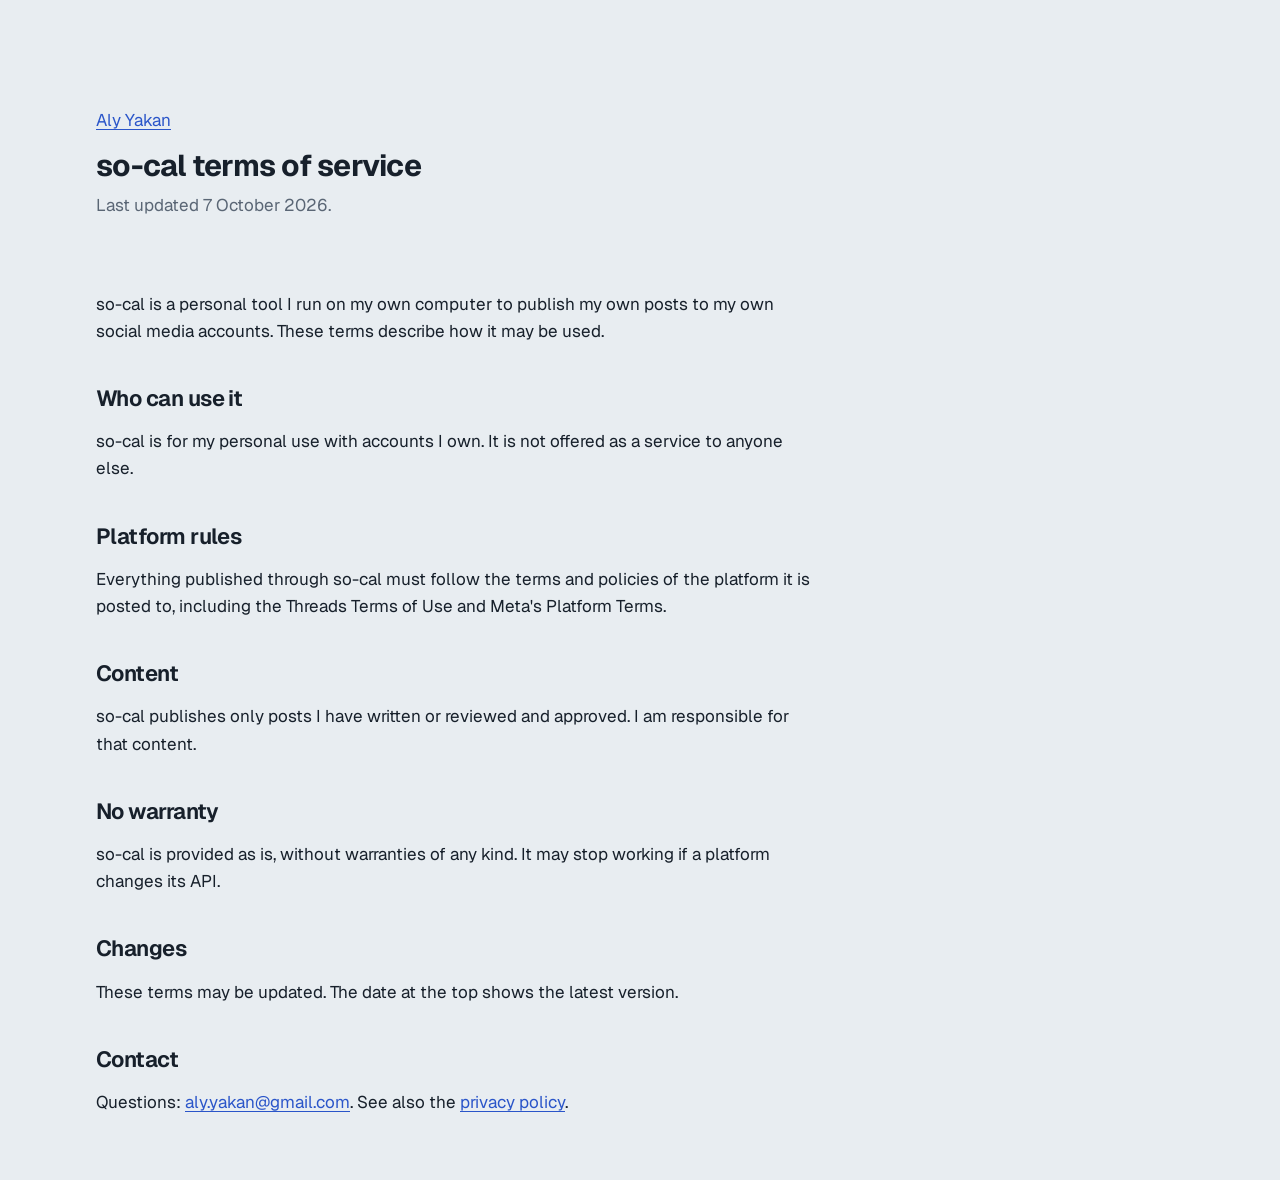
<file: so-cal/terms.html>
<!doctype html>
<html lang="en">
<head>
  <meta charset="utf-8">
  <meta name="viewport" content="width=device-width, initial-scale=1">
  <title>so-cal terms of service</title>
  <meta name="description" content="Terms of service for so-cal, a personal tool I use to publish posts to my own social accounts.">
  <link rel="preconnect" href="https://fonts.googleapis.com">
  <link rel="preconnect" href="https://fonts.gstatic.com" crossorigin>
  <link href="https://fonts.googleapis.com/css2?family=Geist:wght@400..700&family=Geist+Mono:wght@400;500&display=swap" rel="stylesheet">
  <link rel="stylesheet" href="../assets/style.css">
  <style>
    .doc h1 { font-size: var(--s2); letter-spacing: -0.025em; }
    .doc .lede { font-size: var(--s0); margin: 0.75rem 0 0; }
    .doc .body { padding-bottom: 4rem; }
    .doc h2 { font-size: var(--s1); margin: 2.25rem 0 0.25rem; }
  </style>
</head>
<body class="doc">
  <a class="skip" href="#main">Skip to content</a>

  <header class="masthead">
    <p><a href="../">Aly Yakan</a></p>
    <h1>so-cal terms of service</h1>
    <p class="lede">Last updated 7 October 2026.</p>
  </header>

  <main id="main" class="layout">
    <div class="body">
      <p>so-cal is a personal tool I run on my own computer to publish my own posts to my own social media accounts. These terms describe how it may be used.</p>

      <h2>Who can use it</h2>
      <p>so-cal is for my personal use with accounts I own. It is not offered as a service to anyone else.</p>

      <h2>Platform rules</h2>
      <p>Everything published through so-cal must follow the terms and policies of the platform it is posted to, including the Threads Terms of Use and Meta's Platform Terms.</p>

      <h2>Content</h2>
      <p>so-cal publishes only posts I have written or reviewed and approved. I am responsible for that content.</p>

      <h2>No warranty</h2>
      <p>so-cal is provided as is, without warranties of any kind. It may stop working if a platform changes its API.</p>

      <h2>Changes</h2>
      <p>These terms may be updated. The date at the top shows the latest version.</p>

      <h2>Contact</h2>
      <p>Questions: <a href="mailto:aly.yakan@gmail.com">aly.yakan@gmail.com</a>. See also the <a href="privacy.html">privacy policy</a>.</p>
    </div>
  </main>
</body>
</html>
</file>
<file: assets/style.css>
:root {
  --frost: #e8edf1;
  --paper: #ffffff;
  --ink: #17202b;
  --slate: #5a6675;
  --rule: #c9d2db;
  --cobalt: #2a55c9;
  --signal: #f5c542;

  /* One family throughout; headings differ by size and weight only. */
  --display: "Geist", system-ui, sans-serif;
  --body: "Geist", system-ui, sans-serif;
  --code: "Geist Mono", ui-monospace, monospace;

  /* Scale on a 4:3 ratio from a 17px base. */
  --s-1: 0.875rem;
  --s0: 1.0625rem;
  --s1: 1.375rem;
  --s2: 1.875rem;
  --s4: clamp(3rem, 8vw, 5.25rem);

  --measure: 66ch;
  --gutter: clamp(1.25rem, 5vw, 4rem);
  --page: 76rem;
}

* { box-sizing: border-box; }

html { background: var(--frost); color: var(--ink); scroll-padding-top: 2rem; }

@media (prefers-reduced-motion: no-preference) {
  html { scroll-behavior: smooth; }
}

body {
  margin: 0;
  font: 400 var(--s0)/1.6 var(--body);
  font-optical-sizing: auto;
  -webkit-font-smoothing: antialiased;
}

a { color: var(--cobalt); text-underline-offset: 0.18em; text-decoration-thickness: 1px; }
a:hover { text-decoration-thickness: 2px; }
:focus-visible { outline: 3px solid var(--cobalt); outline-offset: 3px; border-radius: 2px; }

code { font: 0.86em var(--code); }

h1, h2, h3, h4 { font-family: var(--display); margin: 0; color: var(--ink); }

.skip { position: absolute; left: -999px; }
.skip:focus { left: var(--gutter); top: 1rem; background: var(--paper); padding: 0.5rem 0.75rem; }

/* Masthead */

.masthead { max-width: var(--page); margin: 0 auto; padding: clamp(3rem, 10vh, 6rem) var(--gutter) 4.5rem; }

h1 {
  font-size: var(--s4);
  font-weight: 700;
  line-height: 1;
  letter-spacing: -0.04em;
}

.job-title { font-size: var(--s2); font-weight: 500; letter-spacing: -0.02em; color: var(--cobalt); margin: 0.6rem 0 0; }

.lede { max-width: 46ch; font-size: var(--s1); line-height: 1.5; color: var(--slate); margin: 1.5rem 0; }

.contact { list-style: none; padding: 0; margin: 0; display: flex; flex-wrap: wrap; gap: 0.5rem 1.5rem; font-family: var(--display); }

/* Page layout with the table of contents on the right */

.layout {
  max-width: var(--page);
  margin: 0 auto;
  padding: 0 var(--gutter);
  display: grid;
  grid-template-columns: minmax(0, 48rem) 13rem;
  justify-content: space-between;
  gap: 0 var(--gutter);
}

.toc {
  position: sticky;
  top: 2rem;
  align-self: start;
  font-family: var(--display);
  font-size: var(--s-1);
  padding-top: 0.4rem;
}

.toc-title { color: var(--slate); margin: 0 0 0.75rem; }
.toc ol { list-style: none; margin: 0; padding: 0; }
.toc ol ol { padding-left: 0.9rem; }
.toc li { margin: 0.15rem 0; }

.toc a {
  display: block;
  padding: 0.2rem 0 0.2rem 0.75rem;
  border-left: 2px solid var(--rule);
  color: var(--slate);
  text-decoration: none;
}
.toc a:hover { color: var(--ink); }
.toc a[aria-current] { color: var(--ink); border-left-color: var(--cobalt); font-weight: 600; }

/* Sections */

/* Sections are separated by space; rules only appear between entries. */
section { padding: 0 0 4.5rem; }

h2 { font-size: var(--s2); font-weight: 650; letter-spacing: -0.025em; margin-bottom: 1.25rem; }
h3 { font-size: var(--s1); font-weight: 600; letter-spacing: -0.015em; margin: 3rem 0 1.25rem; }
h2 + h3 { margin-top: 0.5rem; }
h4 { font-size: var(--s0); font-weight: 600; line-height: 1.35; }

/* Expandable entries */

details.entry + details.entry { border-top: 1px solid var(--rule); }

summary {
  display: grid;
  grid-template-columns: minmax(0, 1fr) 1.5rem;
  gap: 0.15rem 1rem;
  padding: 1rem 0;
  cursor: pointer;
  list-style: none;
}
summary::-webkit-details-marker { display: none; }

.entry .title { font-family: var(--display); font-weight: 600; font-size: var(--s0); grid-column: 1; }
.entry .gist { color: var(--slate); grid-column: 1; }
summary:hover .title { color: var(--cobalt); }

/* A plus that turns into a minus when the entry is open. */
summary::after {
  content: "";
  grid-column: 2;
  grid-row: 1;
  justify-self: end;
  align-self: center;
  width: 0.85rem;
  height: 0.85rem;
  background:
    linear-gradient(var(--ink), var(--ink)) center / 100% 2px no-repeat,
    linear-gradient(var(--ink), var(--ink)) center / 2px 100% no-repeat;
  transition: transform 200ms ease;
}
details[open] > summary::after {
  background: linear-gradient(var(--ink), var(--ink)) center / 100% 2px no-repeat;
  transform: rotate(180deg);
}

.role { font-weight: 400; color: var(--slate); margin-left: 0.35rem; }

.body { padding: 0 0 1.5rem; max-width: var(--measure); }
.body > :first-child { margin-top: 0; }
.body p { margin: 0.75rem 0 0; }
.body ul { margin: 0.5rem 0 0; padding-left: 1.2rem; list-style: disc; }
.body li { margin: 0.35rem 0; }
.body li::marker { color: var(--slate); }

.pr + .pr { margin-top: 1.75rem; }
.pr p { margin-top: 0.35rem; }

.status {
  font-weight: 500;
  font-size: var(--s-1);
  color: var(--slate);
  border: 1px solid var(--rule);
  border-radius: 999px;
  padding: 0.05rem 0.55rem;
  margin-left: 0.4rem;
  white-space: nowrap;
}

/* Experience timeline: dates in the gutter, a line, and a dot per job. */

.timeline { list-style: none; padding: 0; margin: 0; }

.timeline > li { display: grid; grid-template-columns: 11rem minmax(0, 1fr); }

.timeline .when {
  margin: 0;
  padding: 1.05rem 1.5rem 0 0;
  text-align: right;
  font-family: var(--display);
  font-size: var(--s-1);
  color: var(--slate);
  font-variant-numeric: tabular-nums;
  white-space: nowrap;
}

.timeline .entry {
  position: relative;
  border: 0;
  border-left: 2px solid var(--rule);
  padding-left: 1.5rem;
}
.timeline > li:last-child .entry { border-left-color: transparent; }
.timeline > li:last-child .entry::after {
  content: "";
  position: absolute;
  left: -2px;
  top: 0;
  height: 1.6rem;
  border-left: 2px solid var(--rule);
}

.timeline .entry::before {
  content: "";
  position: absolute;
  /* border-box keeps the centre at -1px, the middle of the 2px line. */
  box-sizing: border-box;
  left: -8px;
  top: 1.25rem;
  width: 14px;
  height: 14px;
  border-radius: 50%;
  background: var(--frost);
  border: 2px solid var(--ink);
  z-index: 1;
}
.timeline details[open].entry::before { background: var(--cobalt); border-color: var(--cobalt); }

/* Experience bullets are a shade softer so their bolded numbers and keywords stand out. */
.timeline .body li { color: #3d4856; }
.timeline .body strong { color: var(--ink); font-weight: 600; }

/* Entries with nothing to expand, like a career break, match the summary row's layout. */
.entry.plain { display: grid; gap: 0.15rem; padding-block: 1rem; }
.timeline .entry.plain::before { border-color: var(--slate); }

/* Skills and education */

.skills { display: grid; grid-template-columns: 9.5rem minmax(0, 1fr); gap: 0.6rem 1.5rem; margin: 0; max-width: 48rem; }
.skills dt { font-family: var(--display); font-weight: 600; }
.skills dd { margin: 0; }

.education { margin: 0; }

/* The PostHog demo panel */

.demo { margin: 1.25rem 0 0; max-width: 34rem; }

.event {
  background: var(--paper);
  border: 1px solid var(--ink);
  border-radius: 10px;
  box-shadow: 6px 6px 0 var(--ink);
  padding: 1.25rem 1.25rem 1.5rem;
  font-family: var(--code);
  font-size: 0.9rem;
}

.event-head { font-family: var(--display); color: var(--slate); font-size: var(--s-1); margin: 0 0 0.5rem; }
.event .event-head.after { margin-top: 1.25rem; padding-top: 1rem; border-top: 1px dashed var(--rule); }

.event .row { display: grid; grid-template-columns: 13rem minmax(0, 1fr); align-items: center; gap: 0.75rem; margin: 0.35rem 0; }
.key { color: var(--slate); overflow-wrap: anywhere; }

.value { font: inherit; color: var(--ink); min-width: 0; }

input.value {
  width: 100%;
  border: 1px solid var(--rule);
  border-radius: 6px;
  padding: 0.4rem 0.55rem;
  background: var(--frost);
}

.toggle { display: inline-flex; align-items: center; gap: 0.6rem; }
.toggle input { width: 1.1rem; height: 1.1rem; accent-color: var(--cobalt); margin: 0; }

output.value { font-weight: 500; padding: 0.15rem 0.35rem; border-radius: 4px; justify-self: start; }
output[data-state="set"] { background: var(--signal); }
output[data-state="missing"] { color: var(--slate); font-weight: 400; }

output.flash { animation: flash 600ms ease-out; }
@keyframes flash { from { box-shadow: 0 0 0 6px rgba(245, 197, 66, 0.55); } to { box-shadow: 0 0 0 0 rgba(245, 197, 66, 0); } }

.demo figcaption { color: var(--slate); font-size: var(--s-1); line-height: 1.5; margin-top: 1.25rem; }

footer { max-width: var(--page); margin: 0 auto; padding: 3rem var(--gutter) 4rem; font-family: var(--display); font-size: var(--s1); }
footer p { margin: 0; border-top: 1px solid var(--rule); padding-top: 3rem; }

/* Narrow screens: the table of contents becomes a sticky bar above the content. */

@media (max-width: 960px) {
  .layout { grid-template-columns: minmax(0, 1fr); }

  .toc {
    order: -1;
    top: 0;
    z-index: 2;
    padding: 0.6rem 0;
    margin: 0 calc(-1 * var(--gutter));
    padding-inline: var(--gutter);
    background: var(--frost);
    border-bottom: 1px solid var(--rule);
    overflow-x: auto;
  }
  .toc-title { display: none; }
  .toc ol, .toc li { display: flex; gap: 0.25rem 1.25rem; white-space: nowrap; margin: 0; }
  .toc ol ol { padding-left: 1.25rem; }
  .toc a { border-left: 0; border-bottom: 2px solid transparent; padding: 0.2rem 0; }
  .toc a[aria-current] { border-bottom-color: var(--cobalt); }

  html { scroll-padding-top: 3.5rem; }
}

@media (max-width: 640px) {
  .timeline > li { grid-template-columns: 1fr; border-left: 2px solid var(--rule); padding-left: 1.5rem; }
  .timeline > li:last-child { border-left-color: transparent; }
  .timeline .when { text-align: left; padding: 1rem 0 0; }
  .timeline .entry { border-left: 0; padding-left: 0; }
  .timeline .entry::before { left: calc(-1.5rem - 8px); top: -1.2rem; }
  .timeline > li:last-child .entry::after { display: none; }
  .timeline > li:last-child::before { content: ""; }

  .skills { grid-template-columns: 1fr; gap: 0 0; }
  .skills dd { margin-bottom: 0.75rem; }

  .event .row { grid-template-columns: 1fr; gap: 0.25rem; }
  .event { box-shadow: 4px 4px 0 var(--ink); }
}

@media (prefers-reduced-motion: reduce) {
  output.flash { animation: none; }
  summary::after { transition: none; }
}
</file>
